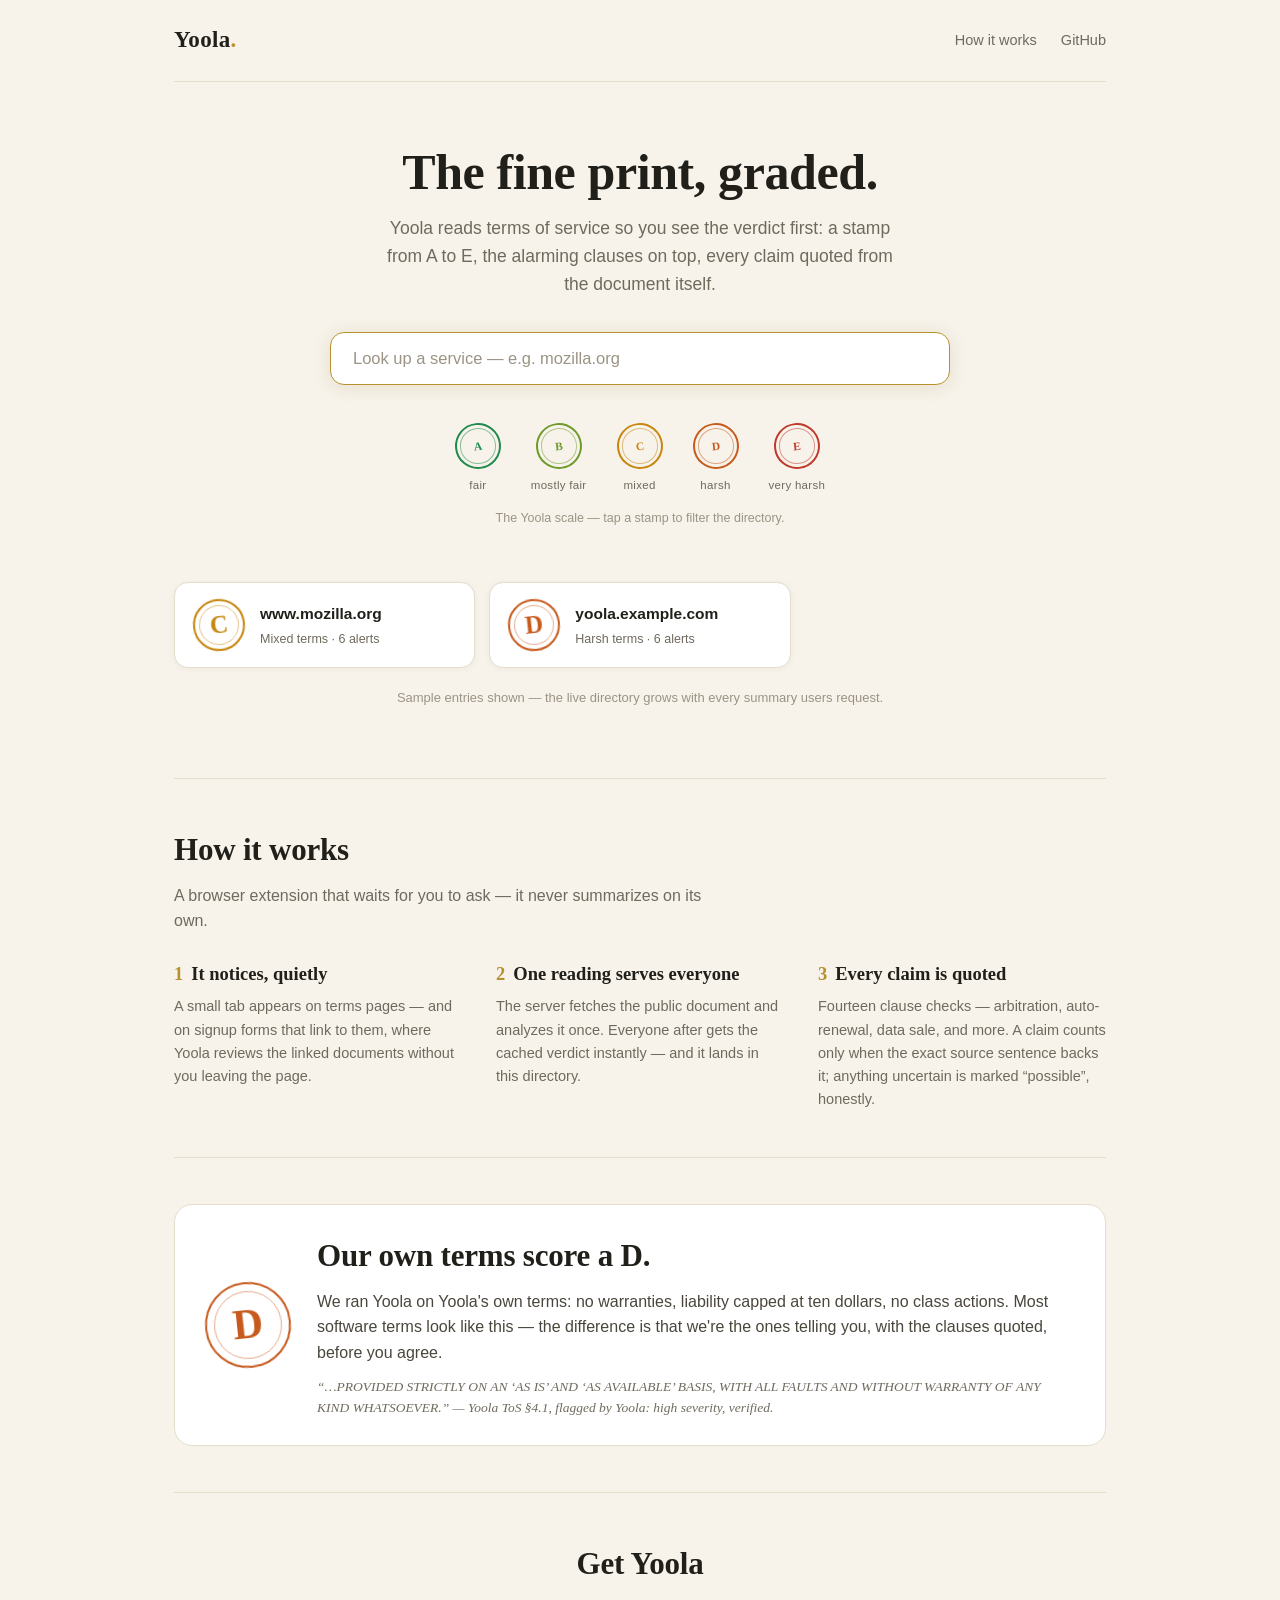
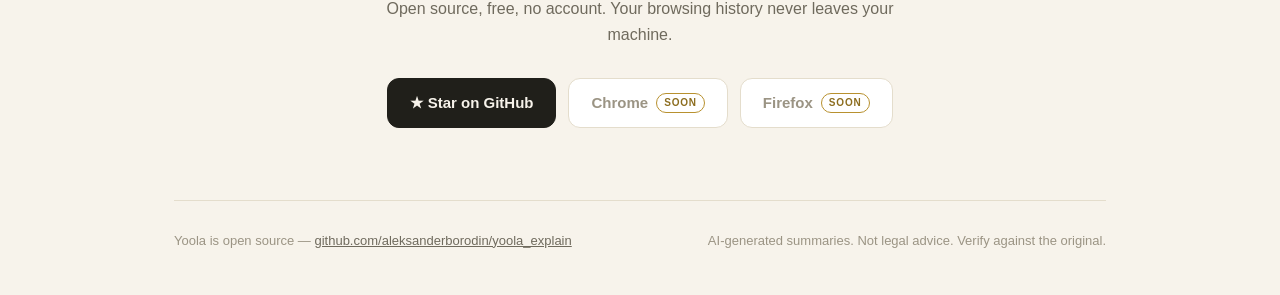
<file: site/index.html>
<!doctype html>
<html lang="en">
<head>
  <meta charset="utf-8" />
  <meta name="viewport" content="width=device-width, initial-scale=1" />
  <title>Yoola — terms of service, graded</title>
  <meta name="description" content="Look up any service's terms of service grade, A to E. Yoola turns the fine print into a stamped verdict — alarming clauses first, every claim quoted from the document." />
  <link rel="stylesheet" href="styles.css" />
</head>
<body>
  <div class="wrap">
    <header class="site-hd">
      <a class="mark" href="index.html">Yoola</a>
      <nav class="nav">
        <a href="#how">How it works</a>
        <a href="https://github.com/aleksanderborodin/yoola_explain">GitHub</a>
      </nav>
    </header>

    <section class="hero">
      <h1>The fine print, graded.</h1>
      <p class="lede">
        Yoola reads terms of service so you see the verdict first: a stamp from A to E,
        the alarming clauses on top, every claim quoted from the document itself.
      </p>
      <input class="search" id="dir-search" type="search"
             placeholder="Look up a service — e.g. mozilla.org" autocomplete="off" autofocus />
      <div class="scale" id="scale" role="group" aria-label="Filter by grade"></div>
      <p class="scale-hint">The Yoola scale — tap a stamp to filter the directory.</p>
    </section>

    <section class="directory">
      <div class="dir-grid" id="dir-grid"></div>
      <p class="dir-note" id="dir-note"></p>
    </section>

    <section class="block" id="how">
      <h2>How it works</h2>
      <p class="block-lede">A browser extension that waits for you to ask — it never summarizes on its own.</p>
      <div class="steps">
        <div class="step">
          <h3><span class="n">1</span>It notices, quietly</h3>
          <p>A small tab appears on terms pages — and on signup forms that link to them,
             where Yoola reviews the linked documents without you leaving the page.</p>
        </div>
        <div class="step">
          <h3><span class="n">2</span>One reading serves everyone</h3>
          <p>The server fetches the public document and analyzes it once. Everyone after
             gets the cached verdict instantly — and it lands in this directory.</p>
        </div>
        <div class="step">
          <h3><span class="n">3</span>Every claim is quoted</h3>
          <p>Fourteen clause checks — arbitration, auto-renewal, data sale, and more.
             A claim counts only when the exact source sentence backs it; anything
             uncertain is marked “possible”, honestly.</p>
        </div>
      </div>
    </section>

    <section class="block">
      <div class="dogfood">
        <div class="stamp g-D"><span>D</span></div>
        <div>
          <h2>Our own terms score a D.</h2>
          <p>
            We ran Yoola on Yoola's own terms: no warranties, liability capped at ten dollars,
            no class actions. Most software terms look like this — the difference is that
            we're the ones telling you, with the clauses quoted, before you agree.
          </p>
          <p class="q">“…PROVIDED STRICTLY ON AN ‘AS IS’ AND ‘AS AVAILABLE’ BASIS, WITH ALL FAULTS AND
             WITHOUT WARRANTY OF ANY KIND WHATSOEVER.” — Yoola ToS §4.1, flagged by Yoola: high severity, verified.</p>
        </div>
      </div>
    </section>

    <section class="block" style="text-align:center">
      <h2>Get Yoola</h2>
      <p class="block-lede" style="margin:0 auto 22px">Open source, free, no account. Your browsing history never leaves your machine.</p>
      <div class="cta-row">
        <a class="btn primary" href="https://github.com/aleksanderborodin/yoola_explain">★ Star on GitHub</a>
        <span class="btn soon">Chrome <span class="tag">soon</span></span>
        <span class="btn soon">Firefox <span class="tag">soon</span></span>
      </div>
    </section>

    <footer class="site-ft">
      <span>Yoola is open source — <a href="https://github.com/aleksanderborodin/yoola_explain">github.com/aleksanderborodin/yoola_explain</a></span>
      <span>AI-generated summaries. Not legal advice. Verify against the original.</span>
    </footer>
  </div>

  <script src="site.js"></script>
  <script>initHome();</script>
</body>
</html>
</file>
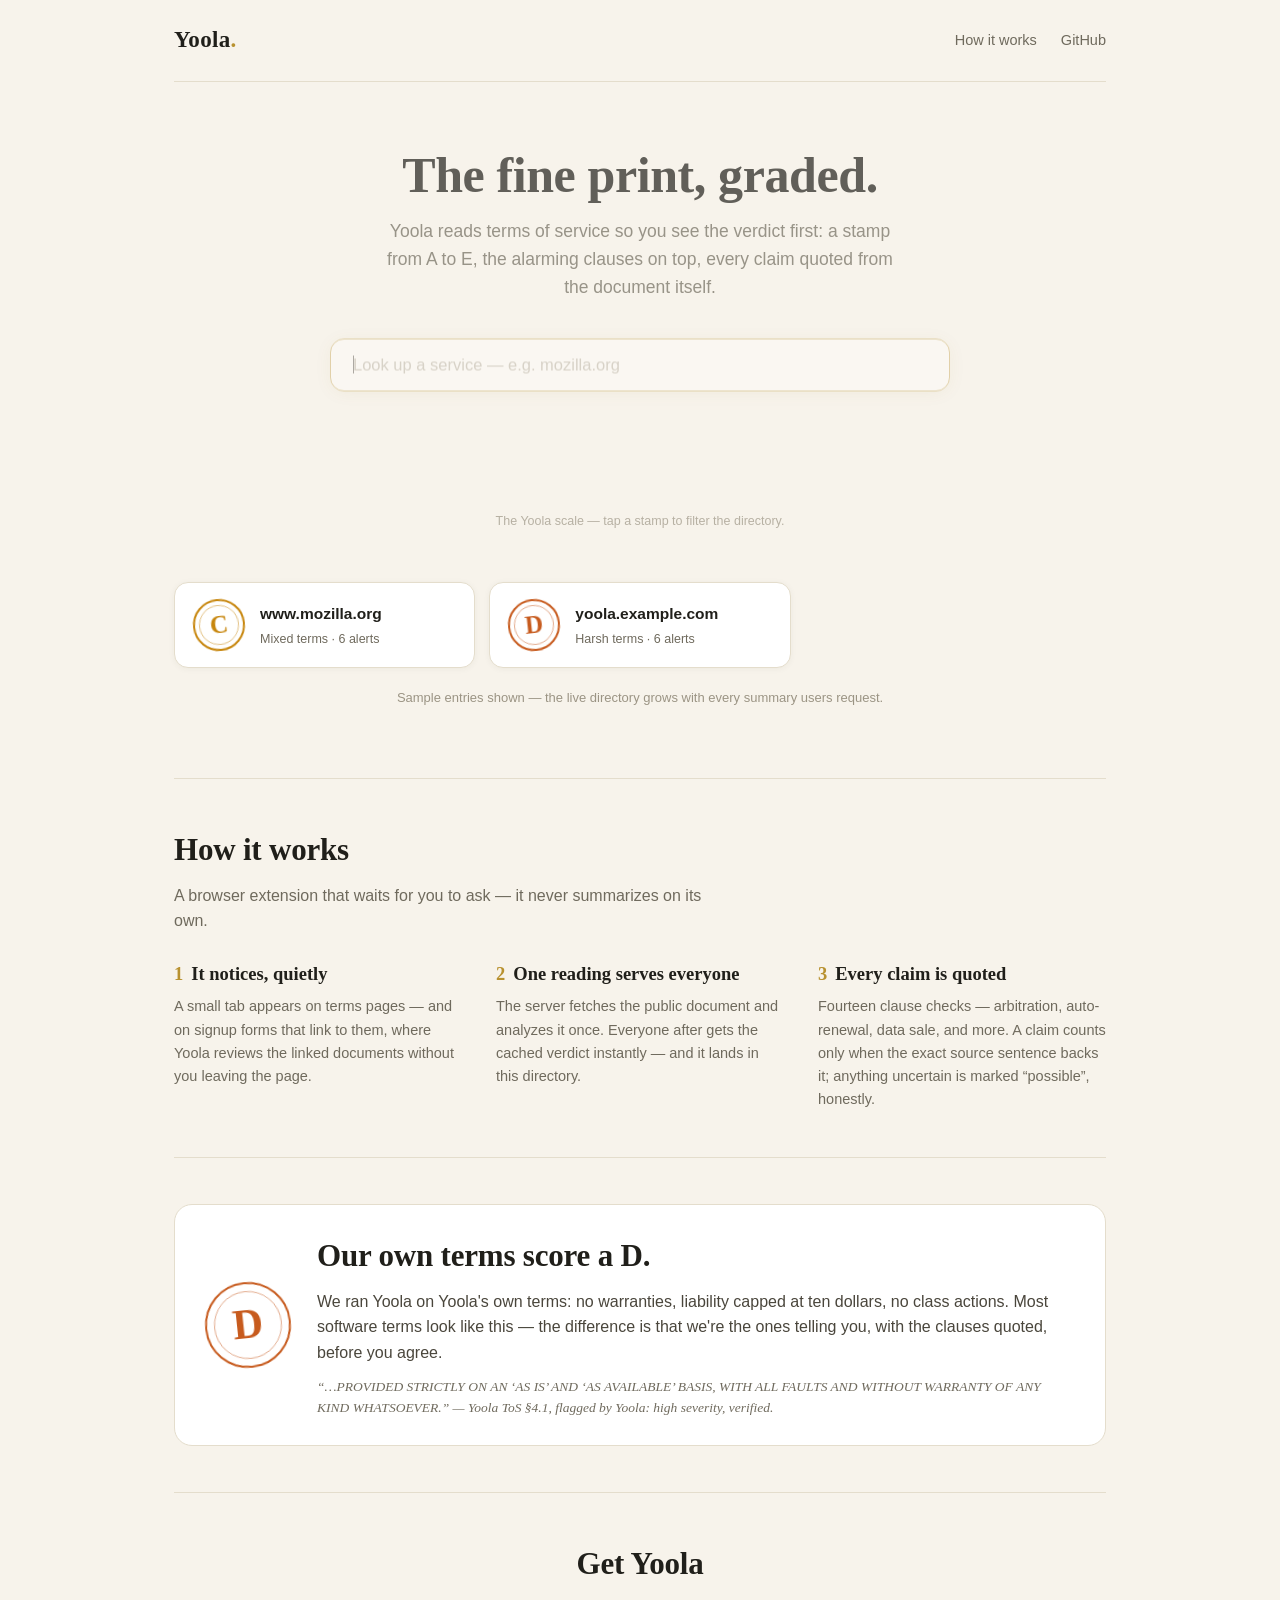
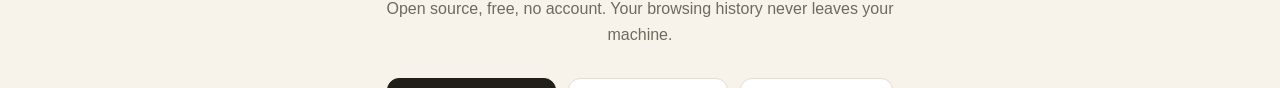
<file: site/lookup.html>
<!doctype html>
<html lang="en">
<head>
  <meta charset="utf-8" />
  <meta http-equiv="refresh" content="0; url=index.html" />
  <title>Yoola directory</title>
  <link rel="canonical" href="index.html" />
</head>
<body>
  <p>The directory now lives on the <a href="index.html">home page</a>.</p>
</body>
</html>
</file>
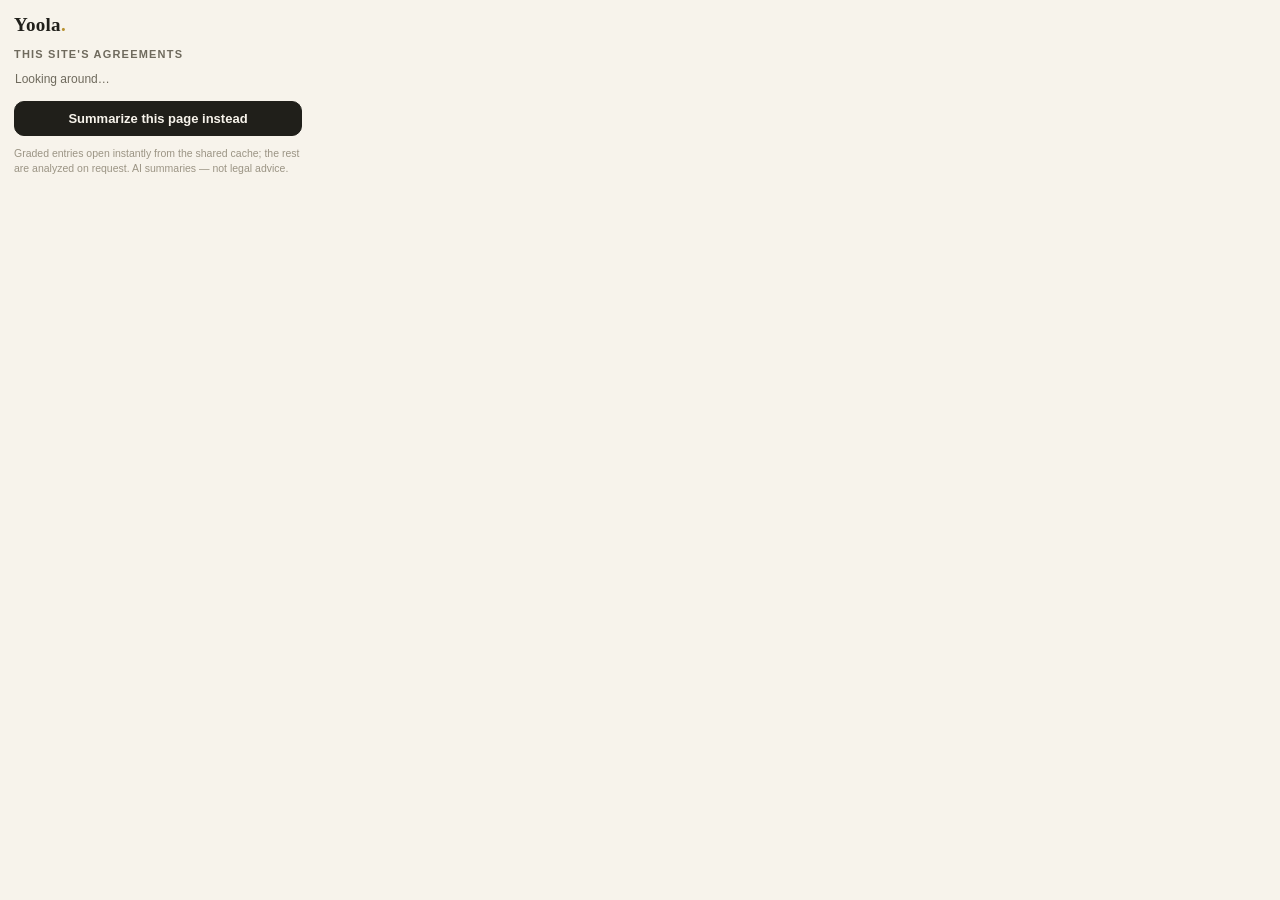
<file: extension/popup/popup.html>
<!doctype html>
<html>
  <head>
    <meta charset="utf-8" />
    <style>
      :root {
        --paper: #F7F3EB; --card: #FFFFFF; --line: #E4DDCC;
        --ink: #201F1A; --ink2: #6F6A5D; --ink3: #9B9484;
        --brass: #8C6D1F; --brass-soft: #B8912F;
        --gA: #1F8A4C; --gB: #6E9A2B; --gC: #C7860D; --gD: #C75B1E; --gE: #C0392B;
      }
      * { box-sizing: border-box; }
      body {
        font-family: -apple-system, "Segoe UI", Roboto, sans-serif;
        width: 316px; margin: 0; padding: 14px 14px 12px; background: var(--paper); color: var(--ink);
        -webkit-font-smoothing: antialiased;
      }
      .mark {
        font-family: "Iowan Old Style", Palatino, Georgia, serif;
        font-weight: 700; font-size: 19px; letter-spacing: .3px; color: var(--ink);
      }
      .mark::after { content: "."; color: var(--brass-soft); }
      .host-line {
        color: var(--ink2); font-size: 11px; text-transform: uppercase; letter-spacing: 1.2px;
        font-weight: 600; margin: 12px 0 8px;
      }
      .list { display: flex; flex-direction: column; gap: 7px; }
      .row {
        display: flex; align-items: center; gap: 11px; width: 100%; text-align: left;
        background: var(--card); border: 1px solid var(--line); border-radius: 10px;
        padding: 9px 11px; cursor: pointer; color: var(--ink); font: inherit;
      }
      .row:hover { border-color: var(--brass-soft); }
      .stamp {
        flex: none; width: 34px; height: 34px; border-radius: 50%;
        border: 2px solid currentColor; display: grid; place-items: center;
        transform: rotate(-6deg); position: relative;
        font-family: "Iowan Old Style", Palatino, Georgia, serif; font-weight: 700; font-size: 16px;
      }
      .stamp::before { content: ""; position: absolute; inset: 3px; border: 1px solid currentColor; border-radius: 50%; opacity: .5; }
      .stamp.new { color: var(--ink3); border-style: dashed; }
      .stamp.new::before { display: none; }
      .stamp.known { color: var(--brass); }
      .g-A { color: var(--gA); } .g-B { color: var(--gB); } .g-C { color: var(--gC); }
      .g-D { color: var(--gD); } .g-E { color: var(--gE); }
      .row-label { font-weight: 600; font-size: 12.5px; line-height: 1.3; word-break: break-word; }
      .row-sub { color: var(--ink3); font-size: 11px; margin-top: 1px; }
      .muted { color: var(--ink2); font-size: 12px; line-height: 1.5; padding: 2px 1px; }
      button.page {
        width: 100%; margin-top: 11px; padding: 9px; border-radius: 10px;
        border: 1px solid var(--ink); background: var(--ink); color: var(--paper);
        cursor: pointer; font-size: 13px; font-weight: 600;
      }
      button.page:hover { background: #35332B; }
      button.page:disabled { background: var(--ink3); border-color: var(--ink3); cursor: default; }
      .fine { color: var(--ink3); margin: 10px 0 0; font-size: 10.5px; line-height: 1.45; }
    </style>
  </head>
  <body>
    <div class="mark">Yoola</div>
    <div class="host-line" id="host-line">This site's agreements</div>
    <div class="list" id="list"><div class="muted">Looking around…</div></div>
    <button class="page" id="summarize">Summarize this page instead</button>
    <p class="fine" id="fine">Graded entries open instantly from the shared cache; the rest are analyzed on request. AI summaries — not legal advice.</p>
    <script src="popup.js"></script>
  </body>
</html>
</file>
<file: site/styles.css>
/* Yoola site — warm paper, ink type, colored stamp seals. The directory and
   its grade stamps are the main content; everything else stays quiet. */

:root {
  --paper: #F7F3EB; --card: #FFFFFF; --line: #E4DDCC;
  --ink: #201F1A; --ink2: #6F6A5D; --ink3: #9B9484;
  --brass: #8C6D1F; --brass-soft: #B8912F;
  --gA: #1F8A4C; --gB: #6E9A2B; --gC: #C7860D; --gD: #C75B1E; --gE: #C0392B;
  --serif: "Iowan Old Style", "Palatino Linotype", Palatino, Georgia, serif;
  --sans: -apple-system, "Segoe UI", Roboto, "Helvetica Neue", sans-serif;
}
* { box-sizing: border-box; }
html { scroll-behavior: smooth; }
body {
  margin: 0; background: var(--paper); color: var(--ink);
  font-family: var(--sans); font-size: 16px; line-height: 1.6;
  -webkit-font-smoothing: antialiased;
}
a { color: var(--brass); }
a:hover { color: var(--brass-soft); }
.wrap { max-width: 980px; margin: 0 auto; padding: 0 24px; }

/* header */
.site-hd {
  display: flex; align-items: center; justify-content: space-between;
  padding: 22px 0; border-bottom: 1px solid var(--line);
}
.mark {
  font-family: var(--serif); font-weight: 700; font-size: 23px;
  letter-spacing: .3px; color: var(--ink); text-decoration: none;
}
.mark::after { content: "."; color: var(--brass-soft); }
.nav { display: flex; gap: 24px; font-size: 14.5px; }
.nav a { color: var(--ink2); text-decoration: none; }
.nav a:hover { color: var(--ink); }

/* hero: headline + search + the grading scale */
.hero { text-align: center; padding: 62px 0 20px; }
h1 {
  font-family: var(--serif); font-weight: 700;
  font-size: clamp(34px, 4.6vw, 50px); line-height: 1.12;
  margin: 0 auto 14px; max-width: 21ch; letter-spacing: -.4px;
}
.lede { color: var(--ink2); font-size: 17.5px; max-width: 52ch; margin: 0 auto 34px; }

.search {
  width: 100%; max-width: 620px; padding: 16px 22px; border-radius: 14px;
  border: 1.5px solid var(--line); background: var(--card); color: var(--ink);
  font-size: 16.5px; box-shadow: 0 2px 14px rgba(60, 50, 20, .06);
}
.search::placeholder { color: var(--ink3); }
.search:focus { outline: none; border-color: var(--brass-soft); box-shadow: 0 2px 18px rgba(140,109,31,.16); }

/* stamps — the signature, everywhere */
.stamp {
  border-radius: 50%; border: 2.5px solid currentColor;
  display: grid; place-items: center; position: relative; transform: rotate(-6deg);
  font-family: var(--serif); font-weight: 700; flex: none; background: transparent;
}
.stamp::before { content: ""; position: absolute; inset: 8%; border: 1px solid currentColor; border-radius: 50%; opacity: .5; }
.g-A { color: var(--gA); } .g-B { color: var(--gB); } .g-C { color: var(--gC); }
.g-D { color: var(--gD); } .g-E { color: var(--gE); }

/* the grading scale — legend AND directory filter */
.scale { display: flex; gap: 10px; justify-content: center; align-items: flex-end; margin: 30px 0 6px; flex-wrap: wrap; }
.scale-btn {
  display: flex; flex-direction: column; align-items: center; gap: 7px;
  background: none; border: none; cursor: pointer; padding: 8px 10px; border-radius: 12px;
  font: inherit; color: var(--ink2);
}
.scale-btn .stamp { width: 46px; height: 46px; font-size: 21px; transition: transform .15s ease; }
.scale-btn:hover .stamp { transform: rotate(-6deg) scale(1.12); }
.scale-btn span { font-size: 11.5px; letter-spacing: .3px; }
.scale-btn.on { background: var(--card); box-shadow: inset 0 0 0 1.5px var(--brass-soft); }
.scale-hint { text-align: center; color: var(--ink3); font-size: 12.5px; margin: 0 0 8px; }

/* directory — the main content */
.directory { padding: 26px 0 56px; }
.dir-grid { display: grid; grid-template-columns: repeat(auto-fill, minmax(290px, 1fr)); gap: 14px; }
.dir-card {
  display: flex; gap: 15px; align-items: center; text-align: left; width: 100%;
  border: 1px solid var(--line); border-radius: 14px; padding: 16px 18px;
  background: var(--card); color: var(--ink); cursor: pointer; font: inherit;
  box-shadow: 0 1px 6px rgba(60,50,20,.05); transition: box-shadow .15s ease, transform .15s ease;
}
.dir-card:hover { box-shadow: 0 6px 18px rgba(60,50,20,.12); transform: translateY(-1px); }
.dir-card .stamp { width: 52px; height: 52px; font-size: 25px; }
.dir-host { font-weight: 650; font-size: 15.5px; word-break: break-all; }
.dir-meta { color: var(--ink2); font-size: 12.5px; margin-top: 2px; }
.dir-detail {
  grid-column: 1 / -1; border: 1px solid var(--line); border-left: 4px solid var(--brass-soft);
  border-radius: 14px; padding: 20px 24px; background: var(--card);
}
.dir-detail .dir-host { font-family: var(--serif); font-size: 18px; }
.dir-detail ul { margin: 10px 0 0; padding-left: 20px; color: #4A463C; }
.dir-detail li { margin: 5px 0; }
.dir-empty { color: var(--ink2); padding: 26px 4px; grid-column: 1 / -1; }
.dir-note { color: var(--ink3); font-size: 13px; margin-top: 20px; text-align: center; }

/* quiet sections */
section.block { padding: 46px 0; border-top: 1px solid var(--line); }
h2 {
  font-family: var(--serif); font-size: clamp(24px, 3vw, 31px); font-weight: 700;
  margin: 0 0 8px; letter-spacing: -.2px;
}
.block-lede { color: var(--ink2); max-width: 62ch; margin: 0 0 26px; }

.steps { display: grid; grid-template-columns: repeat(3, 1fr); gap: 34px; }
.step h3 { font-family: var(--serif); font-size: 18.5px; margin: 0 0 6px; }
.step h3 .n { color: var(--brass-soft); margin-right: 8px; }
.step p { color: var(--ink2); font-size: 14.5px; margin: 0; }

/* dogfood strip */
.dogfood {
  display: flex; gap: 26px; align-items: center;
  background: var(--card); border: 1px solid var(--line); border-radius: 18px; padding: 26px 30px;
}
.dogfood .stamp { width: 86px; height: 86px; font-size: 42px; }
.dogfood p { margin: 0; color: #4A463C; }
.dogfood .q {
  font-family: var(--serif); font-style: italic; color: var(--ink2);
  font-size: 13.5px; margin-top: 10px;
}

/* CTAs */
.cta-row { display: flex; gap: 12px; flex-wrap: wrap; justify-content: center; padding: 8px 0 0; }
.btn {
  display: inline-flex; align-items: center; gap: 8px;
  padding: 12px 22px; border-radius: 12px; font-size: 15px; font-weight: 600;
  border: 1.5px solid var(--line); color: var(--ink); background: var(--card);
  cursor: pointer; text-decoration: none;
}
.btn:hover { border-color: var(--brass-soft); color: var(--ink); }
.btn.primary { background: var(--ink); border-color: var(--ink); color: var(--paper); }
.btn.primary:hover { background: #35332B; color: var(--paper); }
.btn.soon { color: var(--ink3); cursor: default; }
.btn.soon:hover { border-color: var(--line); }
.btn.soon .tag {
  font-size: 10px; font-weight: 700; letter-spacing: .8px; text-transform: uppercase;
  color: var(--brass); border: 1px solid var(--brass-soft); border-radius: 999px; padding: 1px 7px;
}

.site-ft {
  border-top: 1px solid var(--line); margin-top: 26px; padding: 30px 0 44px;
  color: var(--ink3); font-size: 13px; display: flex; justify-content: space-between; gap: 18px; flex-wrap: wrap;
}
.site-ft a { color: var(--ink2); }

@media (max-width: 760px) {
  .steps { grid-template-columns: 1fr; gap: 20px; }
  .dogfood { flex-direction: column; text-align: center; }
}
@media (prefers-reduced-motion: no-preference) {
  .hero > * { animation: rise .5s cubic-bezier(.2,.7,.3,1) both; }
  .hero .search { animation-delay: .08s; }
  .hero .scale { animation-delay: .16s; }
  @keyframes rise { from { opacity: 0; transform: translateY(10px); } to { opacity: 1; transform: none; } }
}
</file>
